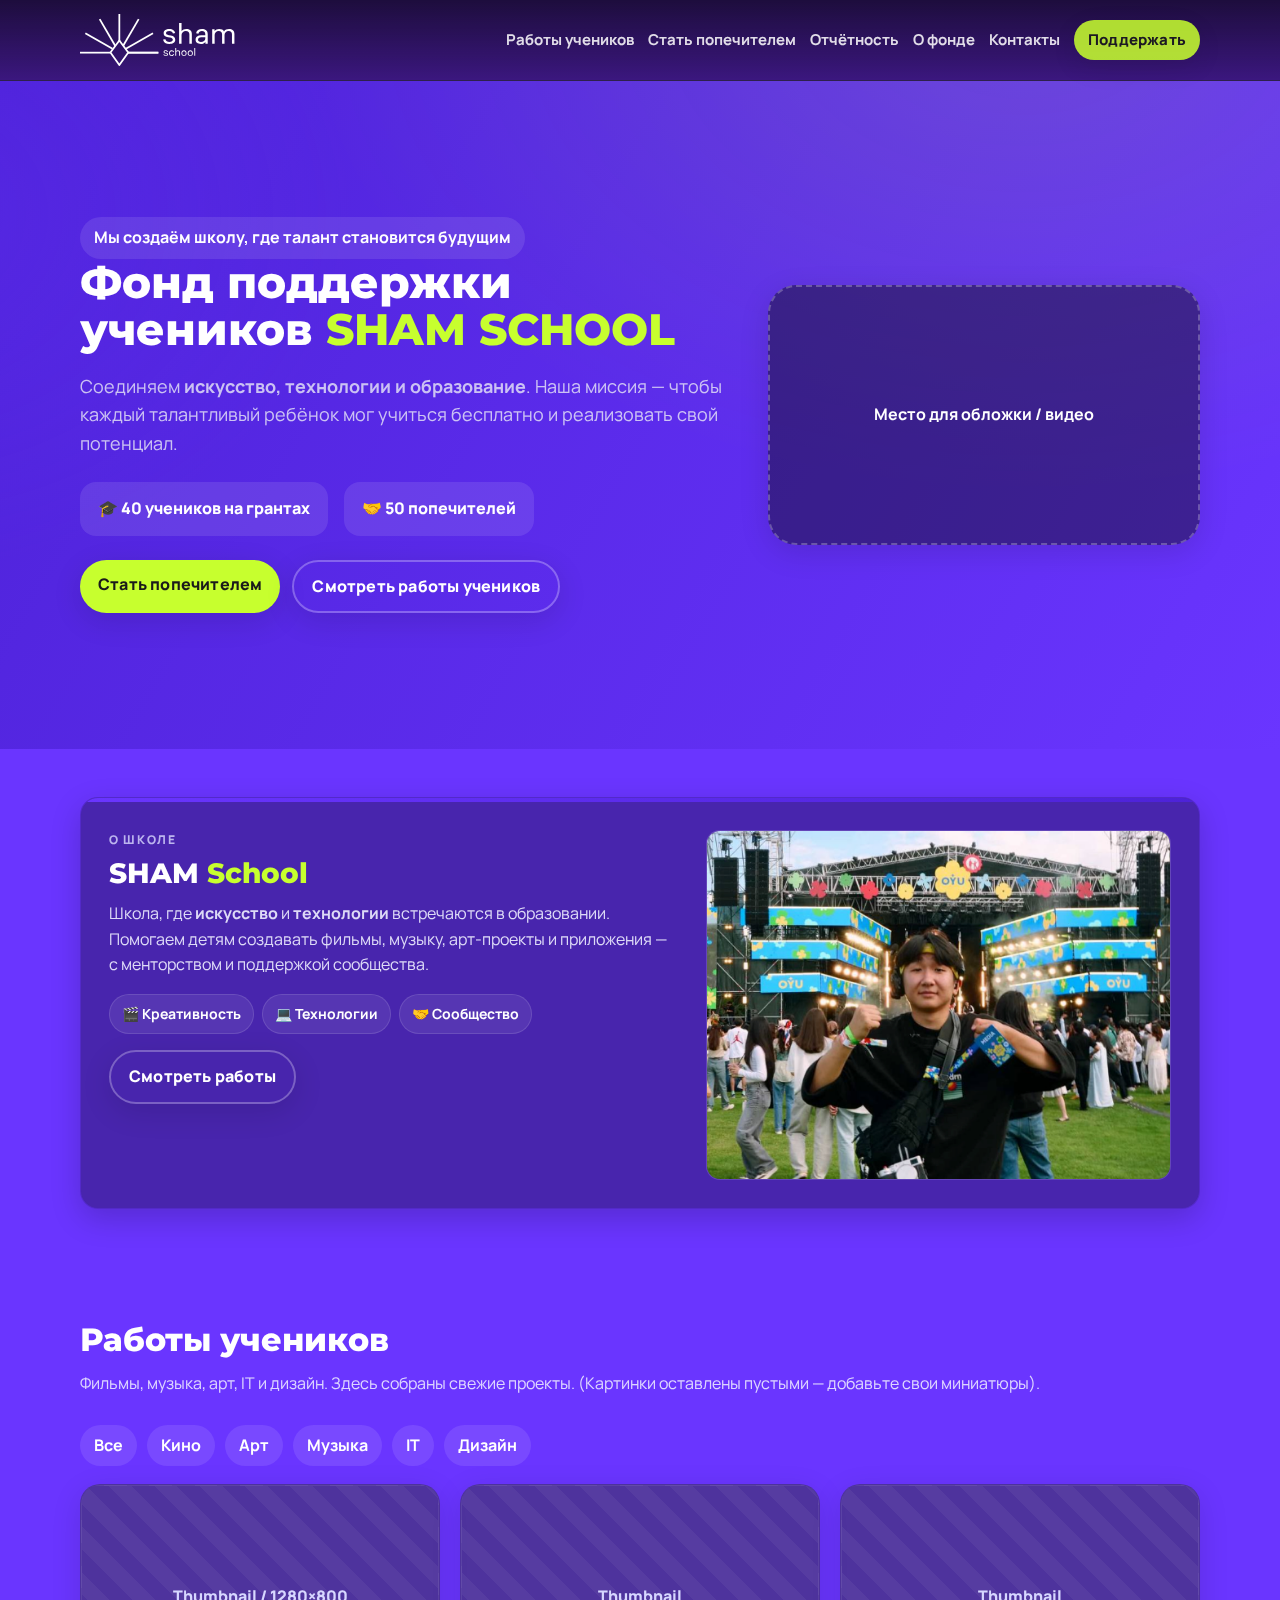
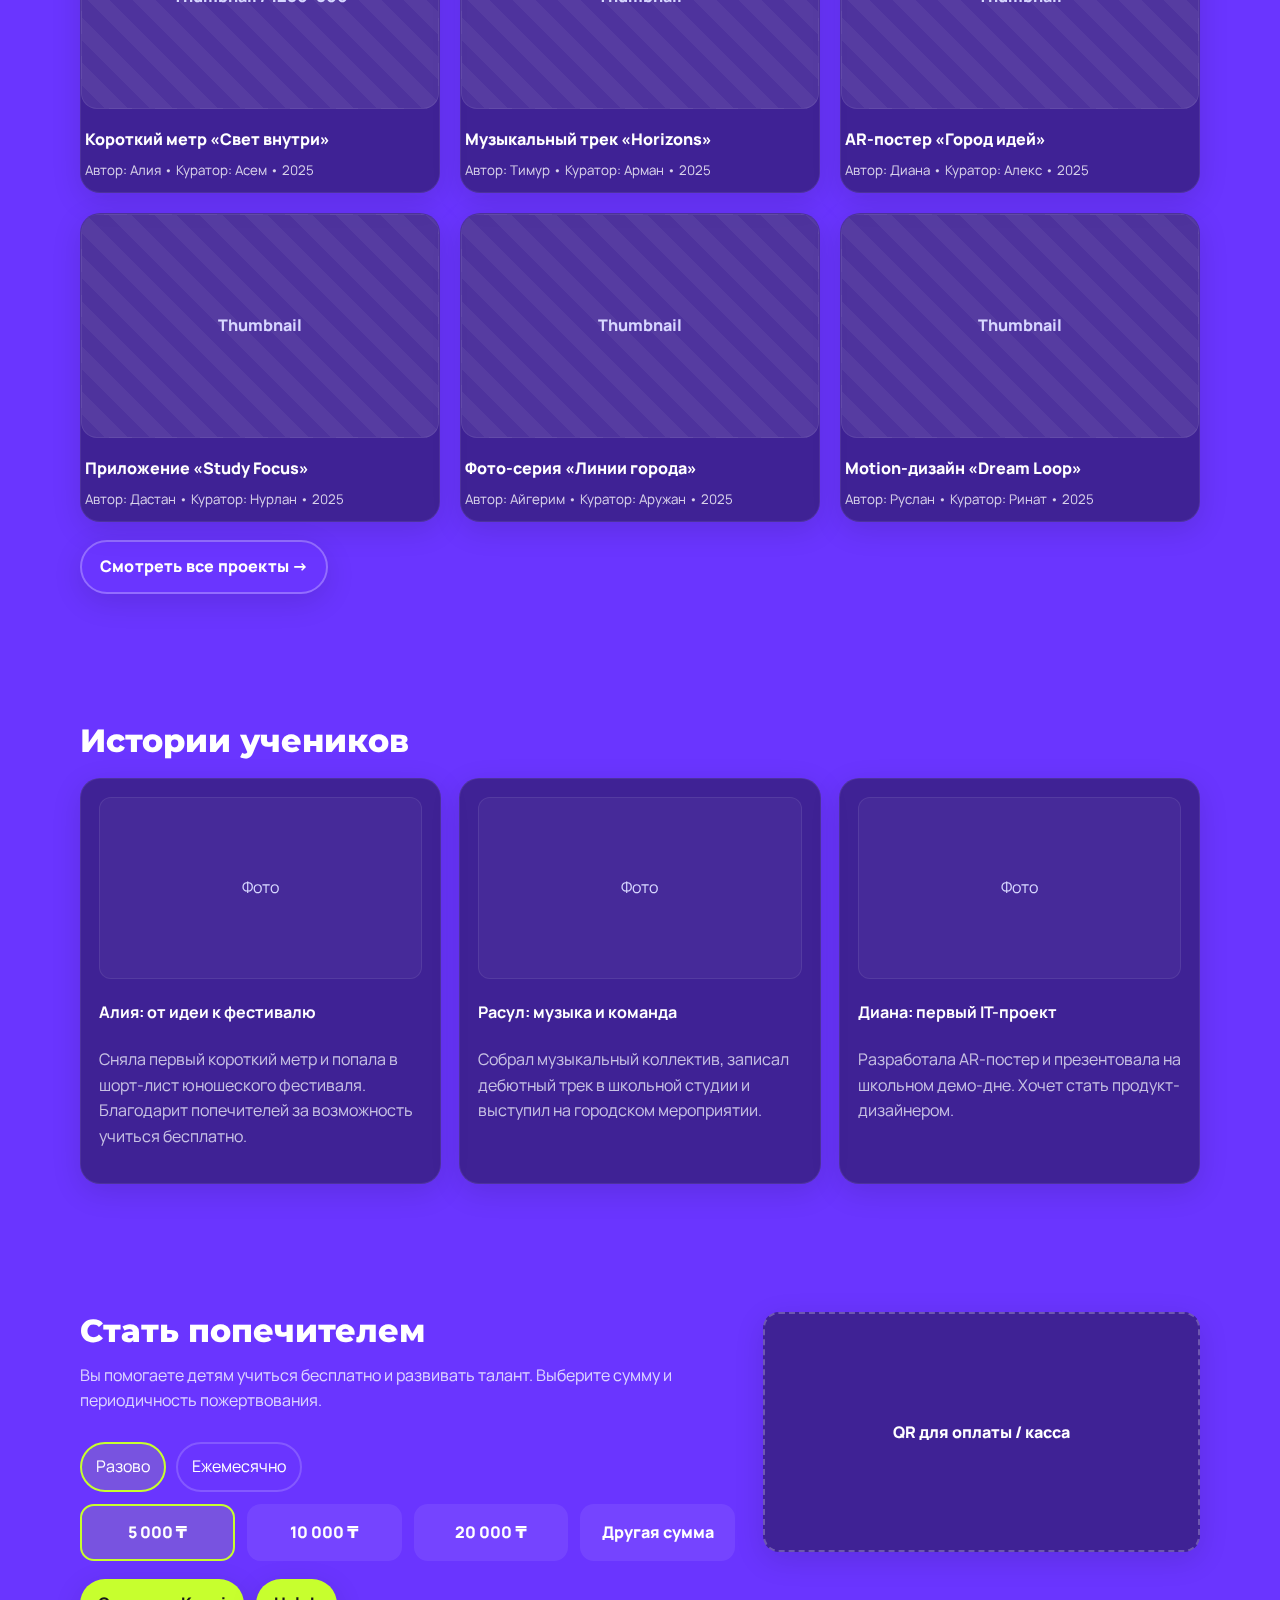
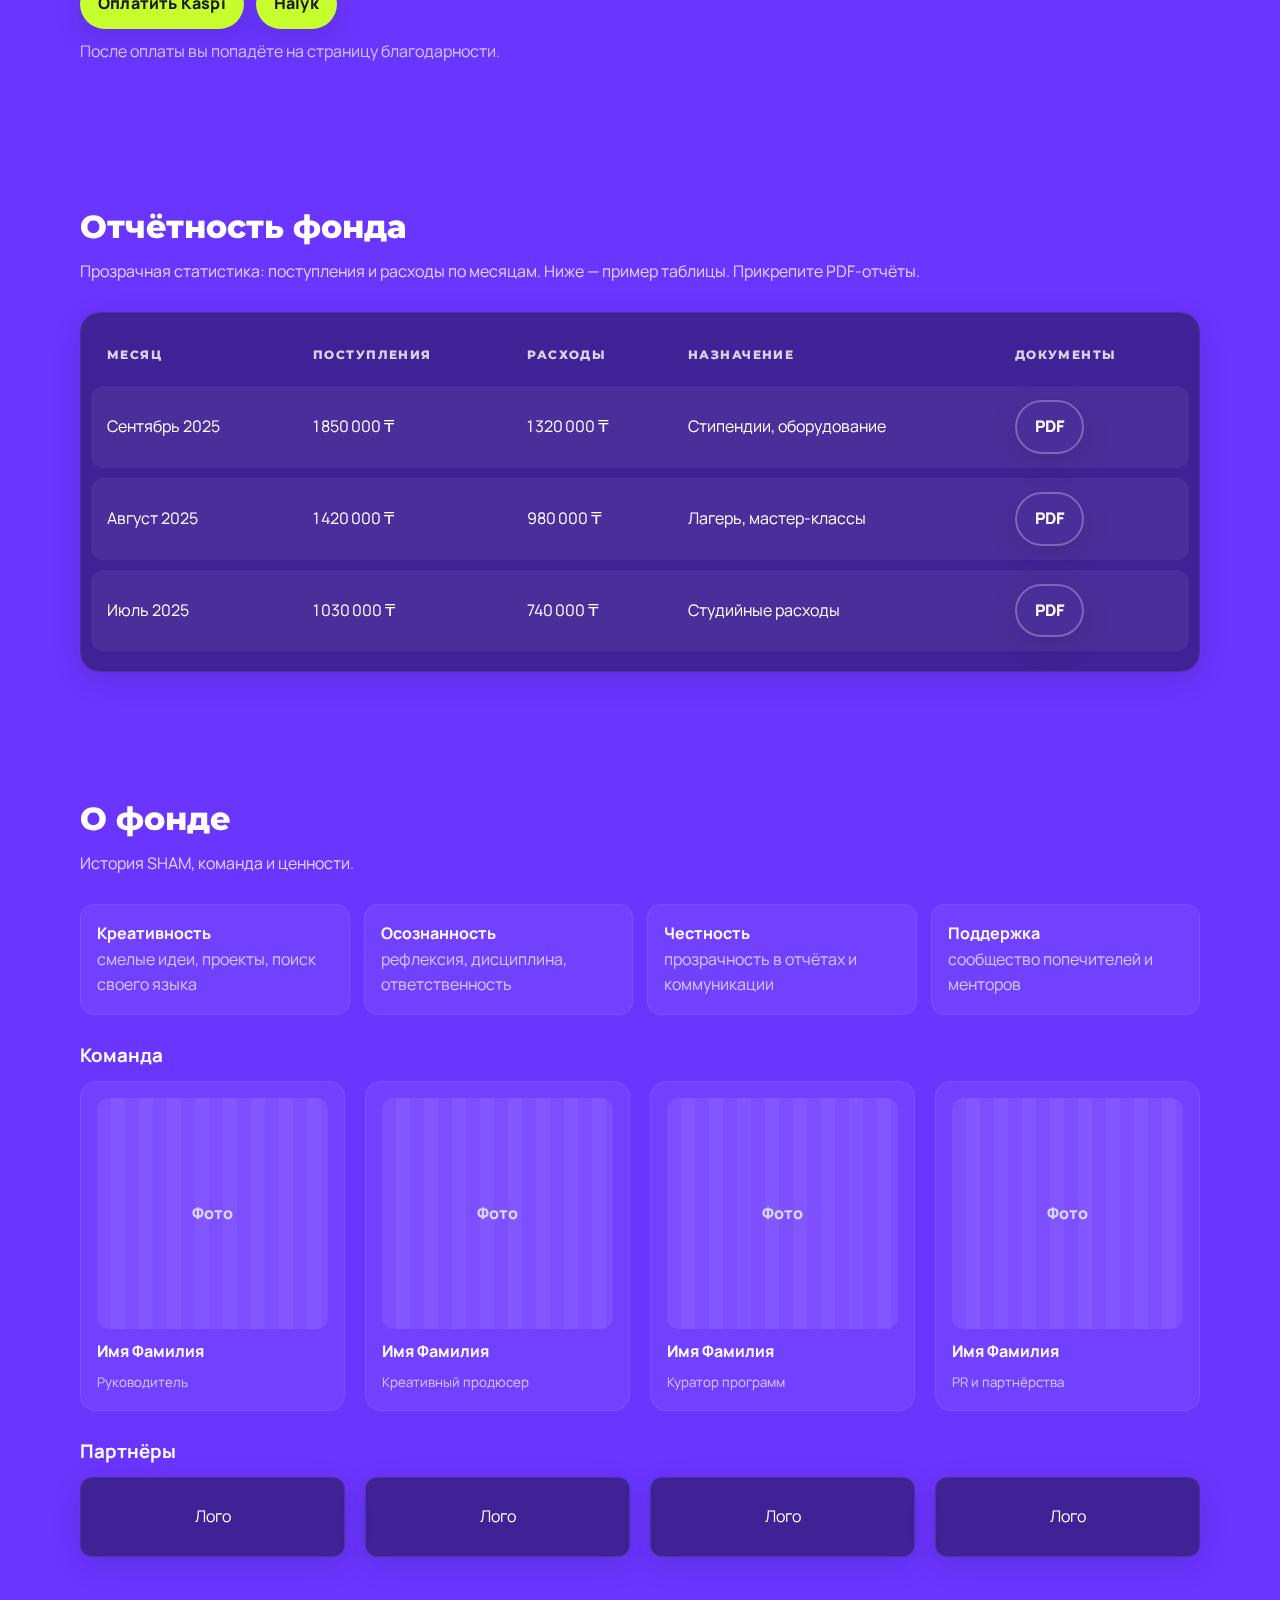
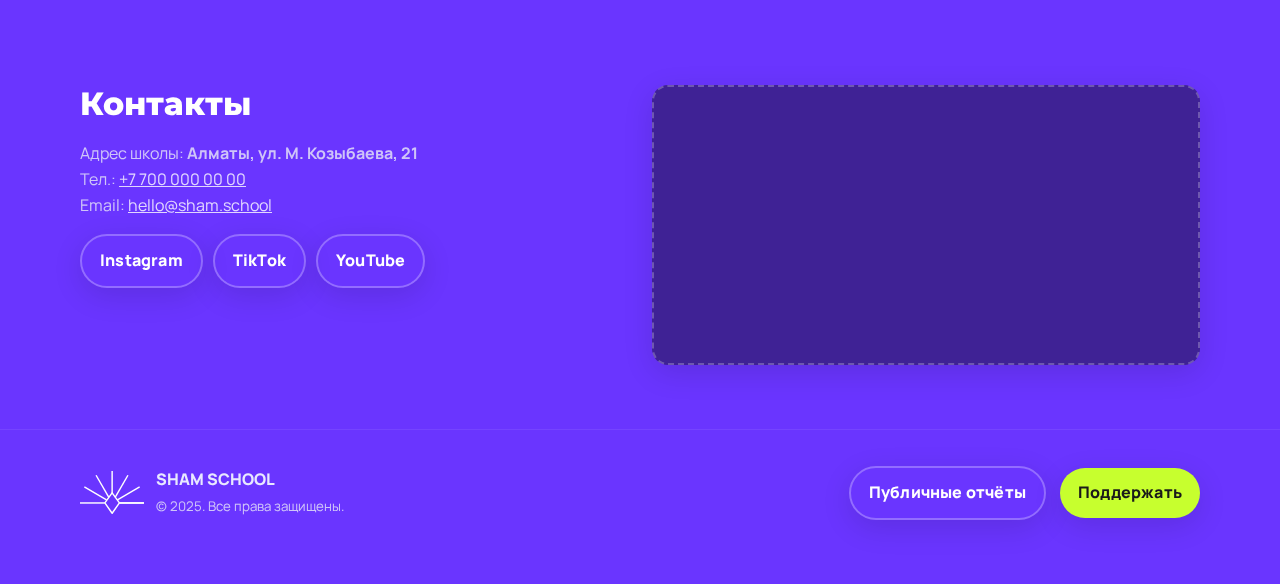
<file: index.html>
<!DOCTYPE html>
<html lang="ru">
  <head>
    <meta charset="utf-8" />
    <meta name="viewport" content="width=device-width, initial-scale=1" />
    <title>SHAM SCHOOL — Фонд поддержки учеников</title>
    <meta
      name="description"
      content="Официальная страница фонда поддержки учеников творческой школы SHAM SCHOOL: миссия, работы учеников, как стать попечителем, отчёты и контакты."
    />
    <link rel="preconnect" href="https://fonts.googleapis.com" />
    <link rel="preconnect" href="https://fonts.gstatic.com" crossorigin />
    <link
      href="https://fonts.googleapis.com/css2?family=Manrope:wght@300;400;600;700;800&family=Montserrat:wght@400;600;700;800&display=swap"
      rel="stylesheet"
    />
    <style>
      :root {
        /* фиолет + лайм */
        --purple: #6a35ff;
        --purple-800: #4d22d8;
        --purple-900: #3a18aa;
        --lime: #c7ff2e;
        --ink: #0b0b13;
        --muted: #8b8da8;
        --paper: #ffffff;
        --card: #11111a;

        /* градиент без оранжевого */
        --grad-a: #6a35ff;
        --grad-b: #4d22d8;
        --grad-c: #3a18aa;

        --radius-xl: 20px;
        --radius-lg: 14px;
        --radius-md: 10px;
        --shadow-1: 0 8px 30px rgba(0, 0, 0, 0.12);
        --shadow-2: 0 20px 60px rgba(0, 0, 0, 0.22);
        --maxw: 1160px;
      }

      * {
        box-sizing: border-box;
      }
      html,
      body {
        height: 100%;
      }
      body {
        margin: 0;
        font-family: "Manrope", system-ui, -apple-system, Segoe UI, Roboto,
          Helvetica, Arial, "Apple Color Emoji", "Segoe UI Emoji";
        color: var(--paper);
        background: var(--purple);
        line-height: 1.6;
        -webkit-font-smoothing: antialiased;
        -moz-osx-font-smoothing: grayscale;
      }
      .nav {
        display: flex;
        align-items: center;
        justify-content: flex-start; /* вместо space-between */
        gap: 14px;
        height: 80px;
      }
      .nav nav {
        margin-left: auto;
      }

      /* мобильный режим */
      @media (max-width: 950px) {
        nav {
          display: none;
        } /* прячем весь nav */
        .menu-toggle {
          display: block;
          margin-left: auto; /* прижимаем кнопку вправо */
        }
      }

      .navigation-menu {
        display: flex;
        align-items: center;
      }
      @media (max-width: 950px) {
        .navigation-menu {
          display: none;
        }
      }
      .container {
        max-width: var(--maxw);
        margin-inline: auto;
        padding-inline: 20px;
      }
      .grid {
        display: grid;
        gap: 20px;
      }
      .btn {
        display: inline-block;
        background: var(--lime);
        color: #1a1a1a;
        padding: 12px 18px;
        border-radius: 999px;
        font-weight: 800;
        letter-spacing: 0.2px;
        text-decoration: none;
        box-shadow: var(--shadow-1);
        transition: transform 0.15s ease, filter 0.15s ease;
      }
      .btn:hover {
        transform: translateY(-2px);
        filter: brightness(0.95);
      }
      .btn.ghost {
        background: transparent;
        color: var(--paper);
        border: 2px solid rgba(255, 255, 255, 0.28);
      }
      .pill {
        display: inline-flex;
        align-items: center;
        gap: 10px;
        padding: 8px 14px;
        border-radius: 999px;
        background: rgba(255, 255, 255, 0.1);
        font-weight: 700;
      }
      .muted {
        color: #e9e9f7;
        opacity: 0.8;
      }
      .card {
        background: rgba(10, 10, 20, 0.45);
        border: 1px solid rgba(255, 255, 255, 0.08);
        border-radius: var(--radius-xl);
        box-shadow: var(--shadow-1);
      }

      /* ---------- Header (ужатая версия) ---------- */
      header {
        position: sticky;
        top: 0;
        z-index: 50;
        backdrop-filter: saturate(140%) blur(6px);
        background: linear-gradient(
          180deg,
          rgba(20, 10, 40, 0.9),
          rgba(20, 10, 40, 0.6)
        );
        border-bottom: 1px solid rgba(255, 255, 255, 0.08);
      }
      .brand {
        display: flex;
        align-items: center;
        gap: 10px;
        text-decoration: none;
        color: var(--paper);
        white-space: nowrap;
      }
      .brand-logo {
        width: 32px;
        height: 32px;
        border-radius: 8px;
        background: linear-gradient(135deg, var(--grad-a), var(--grad-b));
        display: grid;
        place-items: center;
        box-shadow: 0 4px 16px rgba(77, 34, 216, 0.45);
      }
      .brand-mark {
        width: 16px;
        height: 16px;
        border: 2px solid #fff;
        border-radius: 3px;
        transform: rotate(45deg);
        position: relative;
      }
      .brand-mark:before {
        content: "";
        position: absolute;
        inset: -9px;
        border-top: 2px solid #fff;
        transform: rotate(-45deg);
      }
      .brand-name {
        font: 800 16px/1.1 "Montserrat", sans-serif;
        letter-spacing: 0.4px;
      }

      nav ul {
        display: flex;
        flex-wrap: wrap;
        gap: 14px;
        list-style: none;
        padding: 0;
        margin: 0;
      }
      nav a {
        color: var(--paper);
        text-decoration: none;
        font-weight: 700;
        opacity: 0.86;
        font-size: 15px;
      }
      nav a:hover {
        opacity: 1;
      }
      /* компактная кнопка только в хедере */
      .nav .btn {
        padding: 8px 14px;
      }

      /* Mobile menu */
      .menu-toggle {
        display: none;
      }
      @media (max-width: 950px) {
        nav ul {
          display: none;
        }
        .menu-toggle {
          display: block;
        }
        .drawer {
          position: fixed;
          inset: 60px 0 0 auto;
          width: 100%;
          background: rgba(12, 10, 25, 0.98);
          padding: 20px;
          border-top: 1px solid rgba(255, 255, 255, 0.08);
          display: none;
        }
        .drawer a {
          display: block;
          padding: 14px 6px;
          border-bottom: 1px solid rgba(255, 255, 255, 0.08);
        }
        input#menu:checked + label + .drawer {
          display: block;
        }
      }

      /* ---------- Hero ---------- */
      .hero {
        position: relative;
        overflow: hidden;
      }
      .hero .bg {
        position: absolute;
        inset: 0;
        z-index: -1;
        /* убрали жёлто-оранжевые вспышки, оставили фиолет + немного лайма */
        background: radial-gradient(
            1200px 800px at 80% -10%,
            rgba(199, 255, 46, 0.12),
            transparent 60%
          ),
          radial-gradient(
            800px 600px at -10% 20%,
            rgba(106, 53, 255, 0.25),
            transparent 60%
          ),
          linear-gradient(120deg, var(--purple-800), var(--purple));
      }
      .hero .container {
        padding-block: 72px;
      }
      .hero-wrap {
        display: grid;
        grid-template-columns: 1.2fr 0.8fr;
        gap: 40px;
        align-items: center;
      }
      .hero h1 {
        font: 800 44px/1.08 "Montserrat", sans-serif;
        margin: 0 0 18px;
      }
      .hero p {
        font-size: 18px;
        margin: 0 0 22px;
      }
      .stats {
        display: flex;
        gap: 16px;
        flex-wrap: wrap;
        margin: 24px 0;
      }
      .stat {
        background: rgba(255, 255, 255, 0.1);
        padding: 14px 18px;
        border-radius: 16px;
        font-weight: 800;
      }
      .phone-mock {
        min-height: 260px;
        border-radius: 28px;
        border: 2px dashed rgba(255, 255, 255, 0.25);
        display: grid;
        place-items: center;
        color: #fff;
        font-weight: 700;
      }

      @media (max-width: 920px) {
        .hero .container {
          padding-block: 56px;
        }
        .hero-wrap {
          grid-template-columns: 1fr;
        }
        .hero h1 {
          font-size: 36px;
        }
      }

      .about {
        position: relative;
        padding-block: 48px; /* умеренно, не как hero */
      }

      .about-card {
        background: rgba(10, 10, 20, 0.35);
        border: 1px solid rgba(106, 53, 255, 0.35);
        border-radius: 18px;
        box-shadow: 0 10px 30px rgba(0, 0, 0, 0.18);
        overflow: hidden;
      }

      /* тонкий акцент сверху карточки */
      .about-card::before {
        content: "";
        display: block;
        height: 4px;
        background: linear-gradient(90deg, var(--grad-a), var(--grad-b));
      }

      .about-wrap {
        display: grid;
        grid-template-columns: 1.1fr 0.9fr;
        gap: 28px;
        padding: 28px;
      }

      .eyebrow {
        font-weight: 800;
        font-size: 12px;
        letter-spacing: 0.14em;
        text-transform: uppercase;
        color: #d9d9ff;
        opacity: 0.8;
        margin-bottom: 8px;
      }

      .about-title {
        font: 800 28px/1.2 "Montserrat", sans-serif;
        margin: 0 0 10px;
      }
      .about-title span {
        color: var(--lime);
      }

      .about-subtitle {
        margin: 0 0 16px;
        color: #eef;
        opacity: 0.9;
        font-size: 16px;
        max-width: 560px;
      }

      /* бейджи вместо длинного списка */
      .about-badges {
        display: flex;
        flex-wrap: wrap;
        gap: 8px;
        list-style: none;
        padding: 0;
        margin: 0 0 16px;
      }
      .about-badges li {
        padding: 8px 12px;
        border-radius: 999px;
        background: rgba(255, 255, 255, 0.08);
        border: 1px solid rgba(255, 255, 255, 0.12);
        font-weight: 700;
        font-size: 14px;
        color: #fff;
      }

      .about-media .photo {
        border-radius: 14px;
        overflow: hidden;
        border: 1px solid rgba(255, 255, 255, 0.12);
        background: rgba(255, 255, 255, 0.04);
      }
      .about-media img {
        width: 100%;
        height: 100%;
        aspect-ratio: 4/3;
        object-fit: cover;
        display: block;
      }

      /* адаптив */
      @media (max-width: 920px) {
        .about-wrap {
          grid-template-columns: 1fr;
          padding: 22px;
          gap: 20px;
        }
        .about {
          padding-block: 40px;
        }
        .about-title {
          font-size: 24px;
        }
        .about-subtitle {
          font-size: 15px;
        }
      }

      /* ---------- Sections ---------- */
      section {
        padding-block: 64px;
      }
      section .title {
        font: 800 32px/1.2 "Montserrat", sans-serif;
        margin: 0 0 18px;
      }
      .subtitle {
        color: #f2f2ff;
        opacity: 0.85;
        margin: -6px 0 28px;
      }

      /* ---------- Works ---------- */
      .filters {
        display: flex;
        gap: 10px;
        flex-wrap: wrap;
        margin-bottom: 18px;
      }
      .filters .pill {
        cursor: pointer;
      }
      .works.grid {
        grid-template-columns: repeat(3, 1fr);
      }
      .work {
        position: relative;
        overflow: hidden;
      }
      .work .thumb {
        aspect-ratio: 16/10;
        background: repeating-linear-gradient(
          45deg,
          rgba(255, 255, 255, 0.08) 0 16px,
          rgba(255, 255, 255, 0.12) 16px 32px
        );
        border-radius: 16px;
        display: grid;
        place-items: center;
        color: #d7d7ff;
        font-weight: 800;
        border: 1px solid rgba(255, 255, 255, 0.08);
      }
      .work .meta {
        padding: 10px 4px;
      }
      .work h4 {
        margin: 8px 0 4px;
        font-weight: 800;
      }
      .work small {
        opacity: 0.8;
      }
      @media (max-width: 1024px) {
        .works.grid {
          grid-template-columns: repeat(2, 1fr);
        }
      }
      @media (max-width: 640px) {
        .works.grid {
          grid-template-columns: 1fr;
        }
      }

      /* ---------- Patron ---------- */
      .donate-grid {
        display: grid;
        grid-template-columns: 1.2fr 0.8fr;
        gap: 28px;
      }
      .amounts {
        display: grid;
        grid-template-columns: repeat(4, 1fr);
        gap: 12px;
      }
      .amounts label {
        background: rgba(255, 255, 255, 0.08);
        border: 2px solid transparent;
        padding: 14px;
        border-radius: 14px;
        text-align: center;
        font-weight: 800;
        cursor: pointer;
      }
      .amounts input {
        display: none;
      }
      .amounts input:checked + label {
        border-color: var(--lime);
        background: rgba(199, 255, 46, 0.15);
      }
      .amounts {
        display: grid;
        grid-template-columns: repeat(4, 1fr);
        gap: 12px;
      }

      @media (max-width: 720px) {
        .amounts {
          grid-template-columns: repeat(2, 1fr); /* 2 в ряд */
        }
      }

      @media (max-width: 420px) {
        .amounts {
          grid-template-columns: 1fr; /* по одной кнопке */
        }
        .amounts label {
          font-size: 15px;
          padding: 12px;
        }
      }

      .period {
        display: flex;
        gap: 10px;
        margin: 12px 0 6px;
      }
      .period label {
        padding: 10px 14px;
        border-radius: 999px;
        border: 2px solid rgba(255, 255, 255, 0.18);
        cursor: pointer;
      }
      .period input {
        display: none;
      }
      .period input:checked + label {
        border-color: var(--lime);
        background: rgba(199, 255, 46, 0.15);
      }
      .qr {
        min-height: 240px;
        border-radius: 16px;
        border: 2px dashed rgba(255, 255, 255, 0.25);
        display: grid;
        place-items: center;
        font-weight: 800;
      }
      @media (max-width: 920px) {
        .donate-grid {
          grid-template-columns: 1fr;
        }
      }

      /* ---------- Reports ---------- */
      .table-wrap {
        overflow: auto;
      }
      table {
        width: 100%;
        border-collapse: separate;
        border-spacing: 0 10px;
      }
      th,
      td {
        padding: 14px 16px;
        text-align: left;
      }
      thead th {
        font: 800 12px "Montserrat", sans-serif;
        letter-spacing: 0.12em;
        text-transform: uppercase;
        opacity: 0.8;
      }
      tbody tr {
        background: rgba(255, 255, 255, 0.06);
      }
      tbody tr td:first-child {
        border-top-left-radius: 12px;
        border-bottom-left-radius: 12px;
      }
      tbody tr td:last-child {
        border-top-right-radius: 12px;
        border-bottom-right-radius: 12px;
      }

      /* ---------- About ---------- */
      .values {
        display: grid;
        grid-template-columns: repeat(4, 1fr);
        gap: 14px;
      }
      .value {
        padding: 16px;
        background: rgba(255, 255, 255, 0.06);
        border: 1px solid rgba(255, 255, 255, 0.08);
        border-radius: 14px;
      }
      .team.grid {
        grid-template-columns: repeat(4, 1fr);
      }
      .person {
        padding: 16px;
        background: rgba(255, 255, 255, 0.06);
        border: 1px solid rgba(255, 255, 255, 0.08);
        border-radius: 16px;
      }
      .avatar {
        aspect-ratio: 1/1;
        border-radius: 12px;
        background: repeating-linear-gradient(
          90deg,
          rgba(255, 255, 255, 0.08) 0 14px,
          rgba(255, 255, 255, 0.12) 14px 28px
        );
        display: grid;
        place-items: center;
        font-weight: 800;
        color: #d7d7ff;
      }
      .person h4 {
        margin: 10px 0 4px;
      }
      @media (max-width: 1024px) {
        .values {
          grid-template-columns: repeat(2, 1fr);
        }
        .team.grid {
          grid-template-columns: repeat(2, 1fr);
        }
      }
      @media (max-width: 560px) {
        .values {
          grid-template-columns: 1fr;
        }
        .team.grid {
          grid-template-columns: 1fr;
        }
      }

      /* ---------- Contacts ---------- */
      .contacts {
        display: grid;
        grid-template-columns: 1fr 1fr;
        gap: 24px;
      }
      .map {
        min-height: 280px;
        border-radius: 16px;
        border: 2px dashed rgba(255, 255, 255, 0.25);
        display: grid;
        place-items: center;
        font-weight: 800;
      }
      @media (max-width: 920px) {
        .contacts {
          grid-template-columns: 1fr;
        }
      }

      /* ---------- Footer ---------- */
      footer {
        padding: 36px 0 64px;
        border-top: 1px solid rgba(255, 255, 255, 0.08);
        color: #e8e8ff;
      }
      .foot {
        display: flex;
        gap: 24px;
        align-items: center;
        justify-content: space-between;
        flex-wrap: wrap;
      }

      /* ---------- Фиолетовая тема для блока «О школе» ---------- */
      .theme-gradient {
        background: linear-gradient(120deg, var(--grad-a), var(--grad-b));
        color: #fff;
      }
      .theme-gradient .btn {
        background: #fff;
        color: var(--purple);
      }
      .theme-gradient .btn.ghost {
        border-color: #fff;
        color: #fff;
      }

      /* Истории учеников */
      .stories-grid {
        display: grid;
        gap: 18px;
        grid-template-columns: repeat(3, 1fr);
      }

      .story-card {
        padding: 18px;
      }

      .story-thumb {
        margin-bottom: 12px;
        border-radius: 12px;
        aspect-ratio: 16 / 9;
        display: grid;
        place-items: center;
        color: #d7d7ff;
        border: 1px solid rgba(255, 255, 255, 0.08);
        background: rgba(255, 255, 255, 0.04);
      }

      /* брейкпоинты: планшет и мобильный */
      @media (max-width: 1024px) {
        .stories-grid {
          grid-template-columns: repeat(2, 1fr);
        }
      }
      @media (max-width: 640px) {
        .stories-grid {
          grid-template-columns: 1fr;
        }
      }
    </style>
  </head>
  <body>
    <!-- Header -->
    <header>
      <div class="container nav">
        <a href="#top" class="brand" aria-label="SHAM SCHOOL">
          <!-- <span class="brand-logo"
            ><span class="brand-mark" aria-hidden="true"></span
          ></span>
          <span class="brand-name">SHAM SCHOOL</span> -->
          <img width="160px" src="/sham_logo.svg" />
        </a>
        <!-- <input id="menu" type="checkbox" class="menu-toggle" hidden /> -->
        <label
          for="menu"
          class="menu-toggle btn ghost"
          style="padding: 6px 12px"
          >Меню</label
        >
        <nav>
          <ul class="navigation-menu">
            <li><a href="#works">Работы учеников</a></li>
            <li><a href="#patron">Стать попечителем</a></li>
            <li><a href="#reports">Отчётность</a></li>
            <li><a href="#about">О фонде</a></li>
            <li><a href="#contacts">Контакты</a></li>
            <li><a class="btn" href="#patron">Поддержать</a></li>
          </ul>
        </nav>
      </div>
    </header>

    <!-- Hero -->
    <section class="hero" id="top" aria-label="Вступление">
      <div class="bg" aria-hidden="true"></div>
      <div class="container hero-wrap">
        <div>
          <div class="pill">
            Мы создаём школу, где талант становится будущим
          </div>
          <h1>
            Фонд поддержки учеников
            <span style="color: var(--lime)">SHAM SCHOOL</span>
          </h1>
          <p class="muted">
            Соединяем <b>искусство, технологии и образование</b>. Наша миссия —
            чтобы каждый талантливый ребёнок мог учиться бесплатно и реализовать
            свой потенциал.
          </p>
          <div class="stats">
            <div class="stat">🎓 <b>40</b> учеников на грантах</div>
            <div class="stat">🤝 <b>50</b> попечителей</div>
          </div>
          <div style="display: flex; gap: 12px; flex-wrap: wrap">
            <a class="btn" href="#patron">Стать попечителем</a>
            <a class="btn ghost" href="#works">Смотреть работы учеников</a>
          </div>
        </div>
        <div><div class="phone-mock card">Место для обложки / видео</div></div>
      </div>
    </section>

    <section class="about" id="about">
      <div class="container">
        <div class="about-card">
          <div class="about-wrap">
            <div class="about-text">
              <div class="eyebrow">О школе</div>
              <h2 class="about-title">SHAM <span>School</span></h2>
              <p class="about-subtitle">
                Школа, где <b>искусство</b> и <b>технологии</b> встречаются в
                образовании. Помогаем детям создавать фильмы, музыку,
                арт-проекты и приложения — с менторством и поддержкой
                сообщества.
              </p>

              <ul class="about-badges">
                <li>🎬 Креативность</li>
                <li>💻 Технологии</li>
                <li>🤝 Сообщество</li>
              </ul>

              <a href="#works" class="btn ghost">Смотреть работы</a>
            </div>

            <div class="about-media">
              <div class="photo">
                <!-- поставь своё изображение -->
                <img src="/raiym.png" alt="Ученики SHAM SCHOOL за проектом" />
              </div>
            </div>
          </div>
        </div>
      </div>
    </section>

    <!-- Works -->
    <section id="works" aria-labelledby="works-title">
      <div class="container">
        <h2 class="title" id="works-title">Работы учеников</h2>
        <p class="subtitle">
          Фильмы, музыка, арт, IT и дизайн. Здесь собраны свежие проекты.
          (Картинки оставлены пустыми — добавьте свои миниатюры).
        </p>

        <div class="filters">
          <span class="pill">Все</span>
          <span class="pill">Кино</span>
          <span class="pill">Арт</span>
          <span class="pill">Музыка</span>
          <span class="pill">IT</span>
          <span class="pill">Дизайн</span>
        </div>

        <div class="works grid">
          <!-- 6 карточек-примеров -->
          <article class="work card">
            <div class="thumb">Thumbnail / 1280×800</div>
            <div class="meta">
              <h4>Короткий метр «Свет внутри»</h4>
              <small>Автор: Алия • Куратор: Асем • 2025</small>
            </div>
          </article>
          <article class="work card">
            <div class="thumb">Thumbnail</div>
            <div class="meta">
              <h4>Музыкальный трек «Horizons»</h4>
              <small>Автор: Тимур • Куратор: Арман • 2025</small>
            </div>
          </article>
          <article class="work card">
            <div class="thumb">Thumbnail</div>
            <div class="meta">
              <h4>AR‑постер «Город идей»</h4>
              <small>Автор: Диана • Куратор: Алекс • 2025</small>
            </div>
          </article>
          <article class="work card">
            <div class="thumb">Thumbnail</div>
            <div class="meta">
              <h4>Приложение «Study Focus»</h4>
              <small>Автор: Дастан • Куратор: Нурлан • 2025</small>
            </div>
          </article>
          <article class="work card">
            <div class="thumb">Thumbnail</div>
            <div class="meta">
              <h4>Фото‑серия «Линии города»</h4>
              <small>Автор: Айгерим • Куратор: Аружан • 2025</small>
            </div>
          </article>
          <article class="work card">
            <div class="thumb">Thumbnail</div>
            <div class="meta">
              <h4>Motion‑дизайн «Dream Loop»</h4>
              <small>Автор: Руслан • Куратор: Ринат • 2025</small>
            </div>
          </article>
        </div>

        <div style="margin-top: 18px">
          <a class="btn ghost" href="#">Смотреть все проекты →</a>
        </div>
      </div>
    </section>

    <!-- Stories (мини‑кейсы) -->
    <section>
      <div class="container">
        <h2 class="title">Истории учеников</h2>

        <div class="stories-grid">
          <article class="card story-card">
            <div class="story-thumb">Фото</div>
            <h4>Алия: от идеи к фестивалю</h4>
            <p class="muted">
              Сняла первый короткий метр и попала в шорт-лист юношеского
              фестиваля. Благодарит попечителей за возможность учиться
              бесплатно.
            </p>
          </article>

          <article class="card story-card">
            <div class="story-thumb">Фото</div>
            <h4>Расул: музыка и команда</h4>
            <p class="muted">
              Собрал музыкальный коллектив, записал дебютный трек в школьной
              студии и выступил на городском мероприятии.
            </p>
          </article>

          <article class="card story-card">
            <div class="story-thumb">Фото</div>
            <h4>Диана: первый IT-проект</h4>
            <p class="muted">
              Разработала AR-постер и презентовала на школьном демо-дне. Хочет
              стать продукт-дизайнером.
            </p>
          </article>
        </div>
      </div>
    </section>

    <!-- Patron / Donate -->
    <section id="patron" aria-labelledby="patron-title">
      <div class="container donate-grid">
        <div>
          <h2 class="title" id="patron-title">Стать попечителем</h2>
          <p class="subtitle">
            Вы помогаете детям учиться бесплатно и развивать талант. Выберите
            сумму и периодичность пожертвования.
          </p>

          <div class="period">
            <input type="radio" id="once" name="period" checked />
            <label for="once">Разово</label>
            <input type="radio" id="monthly" name="period" />
            <label for="monthly">Ежемесячно</label>
          </div>

          <div class="amounts" style="margin: 12px 0 18px">
            <input type="radio" id="a5" name="amount" checked />
            <label for="a5">5 000 ₸</label>
            <input type="radio" id="a10" name="amount" />
            <label for="a10">10 000 ₸</label>
            <input type="radio" id="a20" name="amount" />
            <label for="a20">20 000 ₸</label>
            <input type="radio" id="aX" name="amount" />
            <label for="aX">Другая сумма</label>
          </div>

          <div style="display: flex; gap: 12px; flex-wrap: wrap">
            <a class="btn" href="#">Оплатить Kaspi</a>
            <a class="btn" href="#">Halyk</a>
          </div>
          <p class="muted" style="margin-top: 10px">
            После оплаты вы попадёте на страницу благодарности.
          </p>
        </div>
        <aside>
          <div class="qr card">QR для оплаты / касса</div>
        </aside>
      </div>
    </section>

    <!-- Reports -->
    <section id="reports" aria-labelledby="reports-title">
      <div class="container">
        <h2 class="title" id="reports-title">Отчётность фонда</h2>
        <p class="subtitle">
          Прозрачная статистика: поступления и расходы по месяцам. Ниже — пример
          таблицы. Прикрепите PDF‑отчёты.
        </p>

        <div class="table-wrap card" style="padding: 10px">
          <table aria-label="Таблица отчётов">
            <thead>
              <tr>
                <th>Месяц</th>
                <th>Поступления</th>
                <th>Расходы</th>
                <th>Назначение</th>
                <th>Документы</th>
              </tr>
            </thead>
            <tbody>
              <tr>
                <td>Сентябрь 2025</td>
                <td>1 850 000 ₸</td>
                <td>1 320 000 ₸</td>
                <td>Стипендии, оборудование</td>
                <td><a class="btn ghost" href="#">PDF</a></td>
              </tr>
              <tr>
                <td>Август 2025</td>
                <td>1 420 000 ₸</td>
                <td>980 000 ₸</td>
                <td>Лагерь, мастер‑классы</td>
                <td><a class="btn ghost" href="#">PDF</a></td>
              </tr>
              <tr>
                <td>Июль 2025</td>
                <td>1 030 000 ₸</td>
                <td>740 000 ₸</td>
                <td>Студийные расходы</td>
                <td><a class="btn ghost" href="#">PDF</a></td>
              </tr>
            </tbody>
          </table>
        </div>
      </div>
    </section>

    <!-- About -->
    <section id="about" aria-labelledby="about-title">
      <div class="container">
        <h2 class="title" id="about-title">О фонде</h2>
        <p class="subtitle">История SHAM, команда и ценности.</p>

        <div class="values">
          <div class="value">
            <b>Креативность</b><br /><span class="muted"
              >смелые идеи, проекты, поиск своего языка</span
            >
          </div>
          <div class="value">
            <b>Осознанность</b><br /><span class="muted"
              >рефлексия, дисциплина, ответственность</span
            >
          </div>
          <div class="value">
            <b>Честность</b><br /><span class="muted"
              >прозрачность в отчётах и коммуникации</span
            >
          </div>
          <div class="value">
            <b>Поддержка</b><br /><span class="muted"
              >сообщество попечителей и менторов</span
            >
          </div>
        </div>

        <h3 style="margin: 26px 0 10px">Команда</h3>
        <div class="team grid">
          <div class="person">
            <div class="avatar">Фото</div>
            <h4>Имя Фамилия</h4>
            <small class="muted">Руководитель</small>
          </div>
          <div class="person">
            <div class="avatar">Фото</div>
            <h4>Имя Фамилия</h4>
            <small class="muted">Креативный продюсер</small>
          </div>
          <div class="person">
            <div class="avatar">Фото</div>
            <h4>Имя Фамилия</h4>
            <small class="muted">Куратор программ</small>
          </div>
          <div class="person">
            <div class="avatar">Фото</div>
            <h4>Имя Фамилия</h4>
            <small class="muted">PR и партнёрства</small>
          </div>
        </div>

        <h3 style="margin: 26px 0 10px">Партнёры</h3>
        <div class="grid" style="grid-template-columns: repeat(4, 1fr)">
          <div
            class="card"
            style="
              height: 80px;
              border-radius: 12px;
              display: grid;
              place-items: center;
            "
          >
            Лого
          </div>
          <div
            class="card"
            style="
              height: 80px;
              border-radius: 12px;
              display: grid;
              place-items: center;
            "
          >
            Лого
          </div>
          <div
            class="card"
            style="
              height: 80px;
              border-radius: 12px;
              display: grid;
              place-items: center;
            "
          >
            Лого
          </div>
          <div
            class="card"
            style="
              height: 80px;
              border-radius: 12px;
              display: grid;
              place-items: center;
            "
          >
            Лого
          </div>
        </div>
      </div>
    </section>

    <!-- Contacts -->
    <section id="contacts" aria-labelledby="contacts-title">
      <div class="container contacts">
        <div>
          <h2 class="title" id="contacts-title">Контакты</h2>
          <p class="muted">
            Адрес школы: <b>Алматы, ул. М. Козыбаева, 21</b><br />Тел.:
            <a style="color: #fff" href="tel:+77000000000">+7 700 000 00 00</a
            ><br />Email:
            <a style="color: #fff" href="mailto:hello@sham.school"
              >hello@sham.school</a
            >
          </p>
          <div
            style="display: flex; gap: 10px; flex-wrap: wrap; margin-top: 6px"
          >
            <a class="btn ghost" href="#">Instagram</a>
            <a class="btn ghost" href="#">TikTok</a>
            <a class="btn ghost" href="#">YouTube</a>
          </div>
        </div>
        <div class="map card">
          <iframe
            src="https://widgets.2gis.com/widget?type=firm&id=70000001091607667&view=map"
            width="100%"
            height="100%"
            frameborder="0"
            style="border: 0; border-radius: 16px"
            allowfullscreen
          ></iframe>
        </div>
      </div>
    </section>

    <!-- Footer -->
    <footer>
      <div class="container foot">
        <div style="display: flex; align-items: center; gap: 12px">
          <!-- <span class="brand-logo"
            ><span class="brand-mark" aria-hidden="true"></span
          ></span> -->
          <img width="64px" src="./Group 1.svg" alt="" />
          <div>
            <div style="font-weight: 800">SHAM SCHOOL</div>
            <small class="muted">© 2025. Все права защищены.</small>
          </div>
        </div>
        <div style="display: flex; gap: 14px; align-items: center">
          <a class="btn ghost" href="#reports">Публичные отчёты</a>
          <a class="btn" href="#patron">Поддержать</a>
        </div>
      </div>
    </footer>
  </body>
</html>
</file>
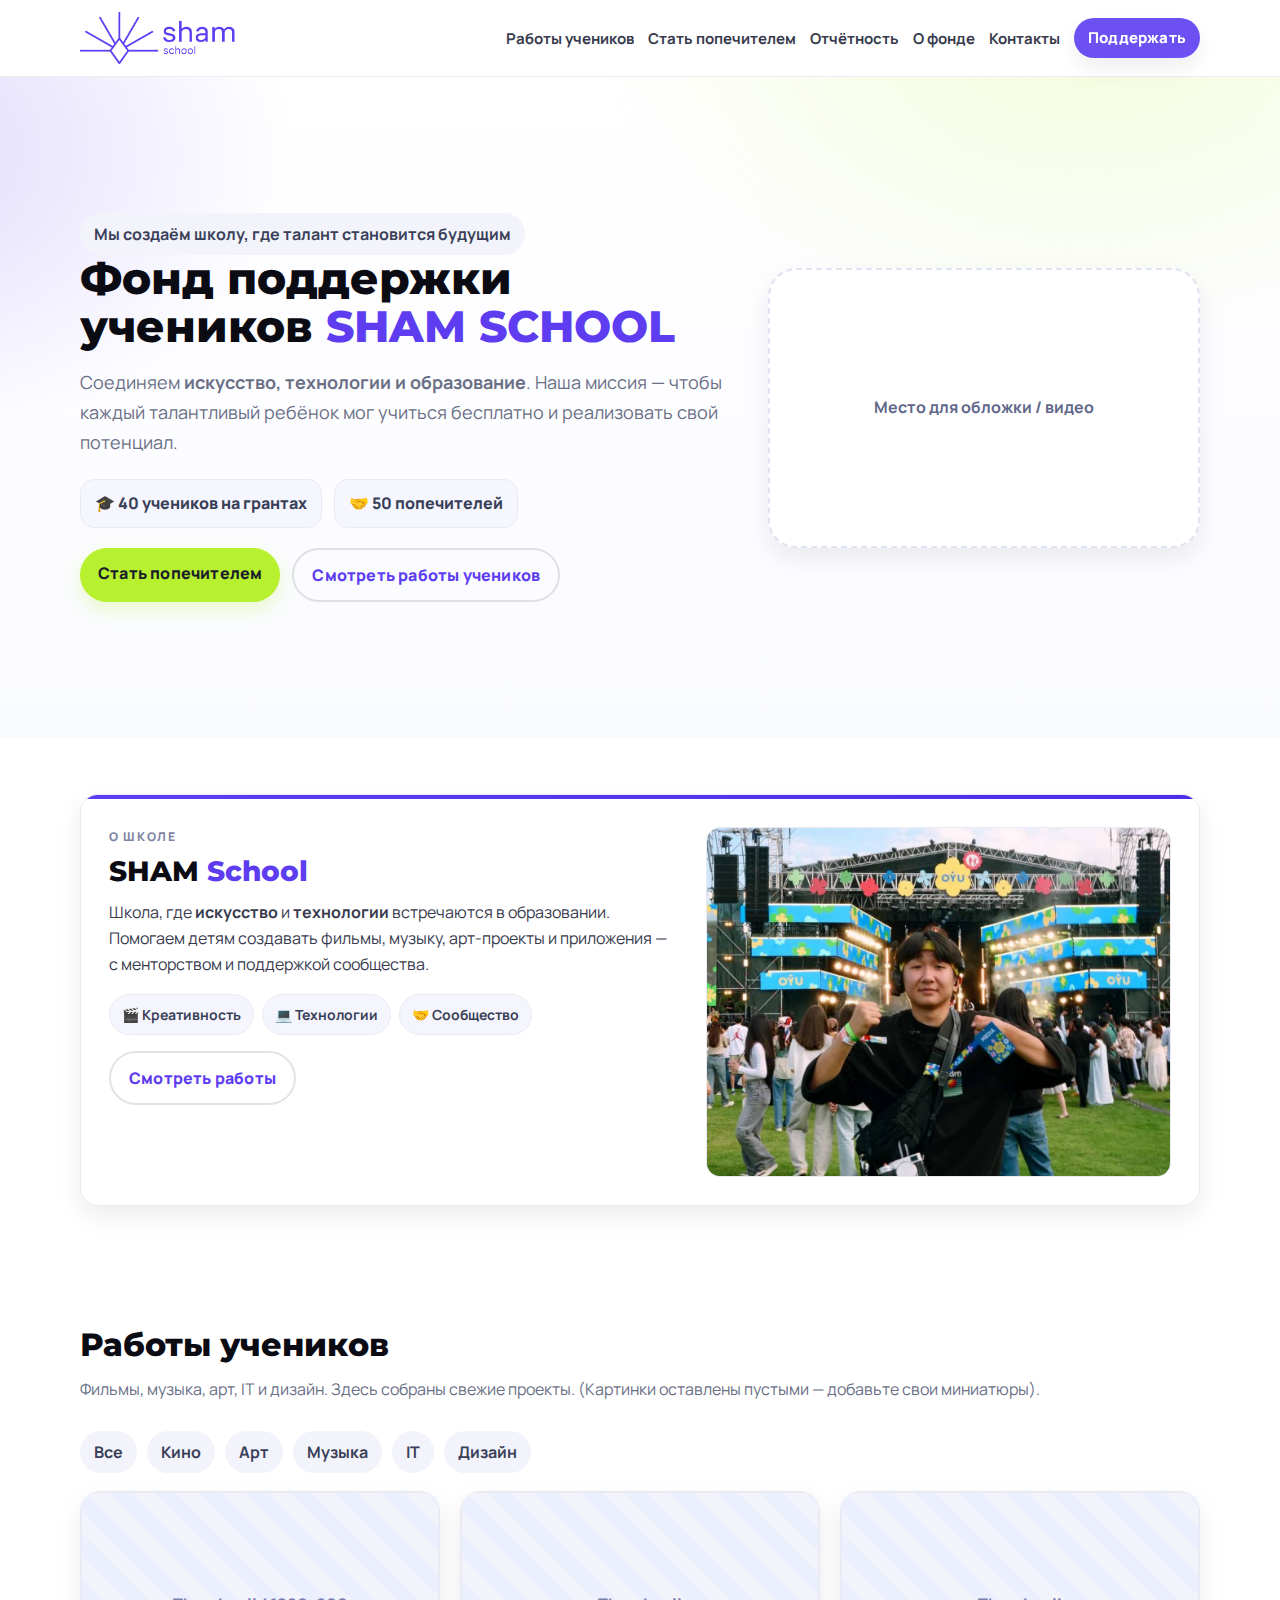
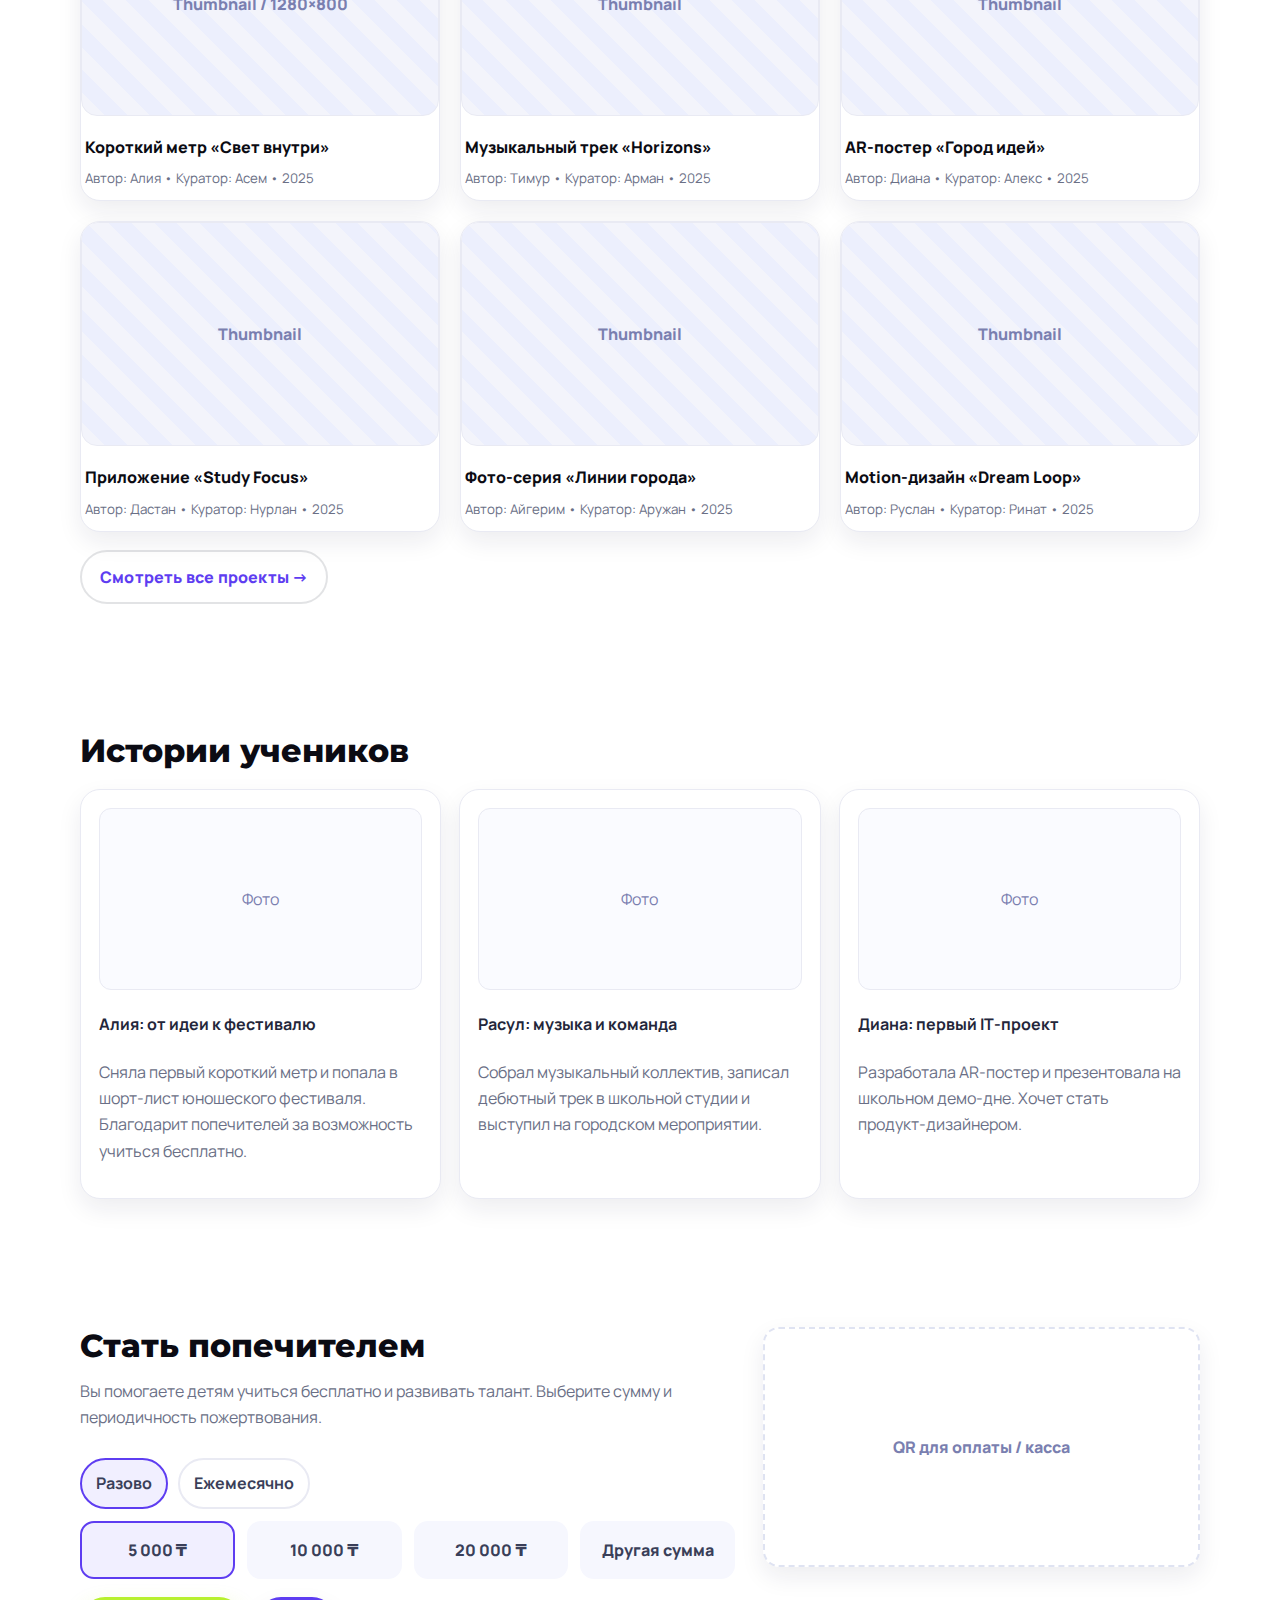
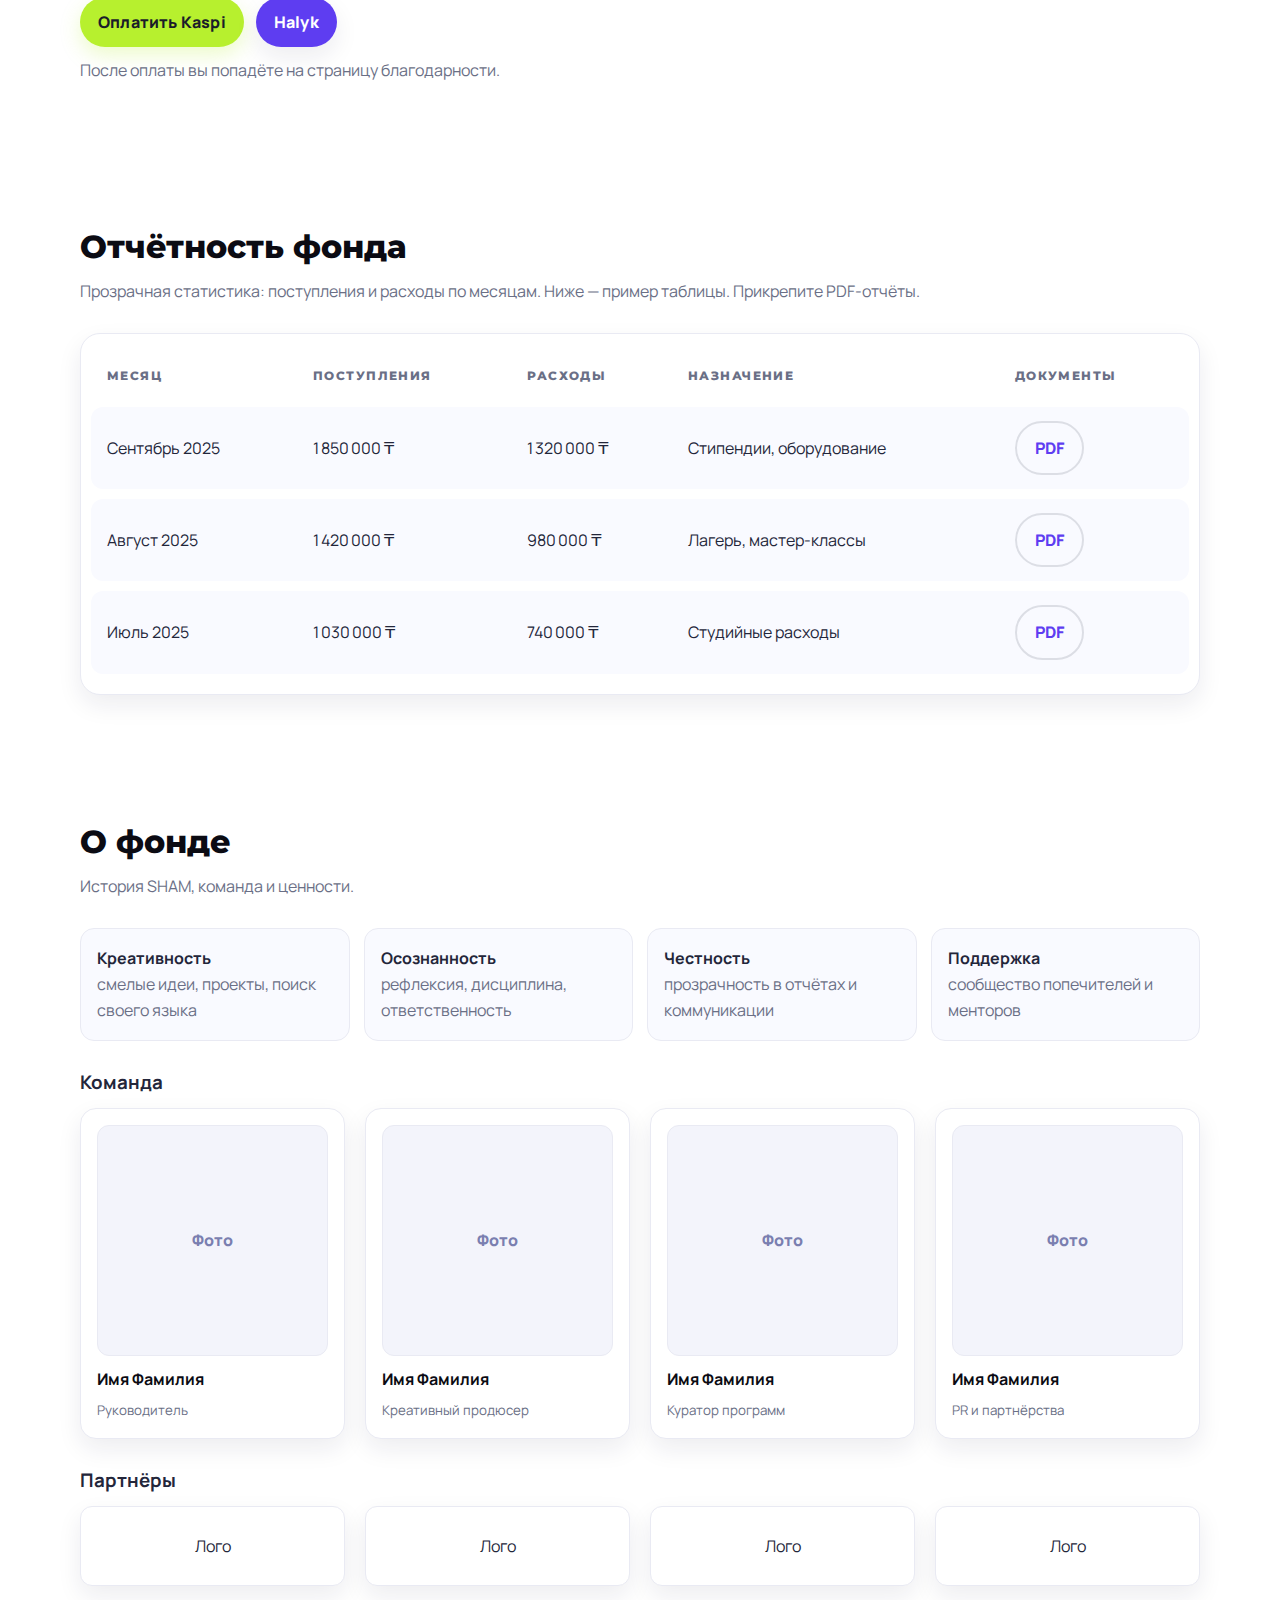
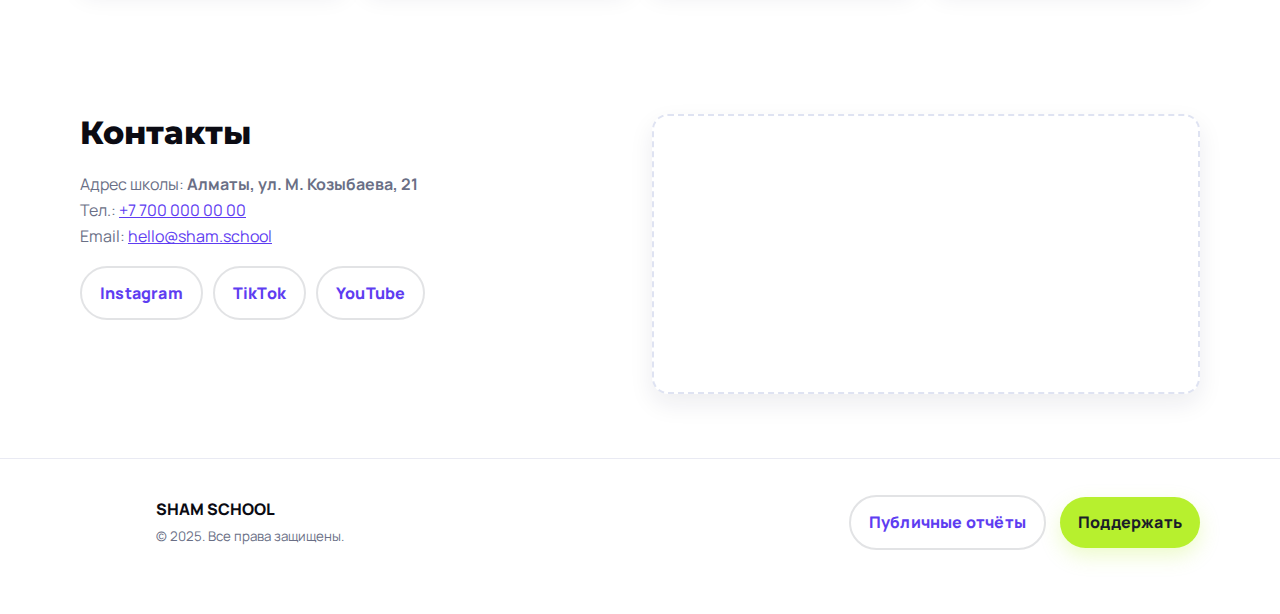
<file: sham.html>
<!DOCTYPE html>
<html lang="ru">
  <head>
    <meta charset="utf-8" />
    <meta name="viewport" content="width=device-width, initial-scale=1" />
    <title>SHAM SCHOOL — Фонд поддержки учеников</title>
    <meta
      name="description"
      content="Официальная страница фонда поддержки учеников творческой школы SHAM SCHOOL: миссия, работы учеников, как стать попечителем, отчёты и контакты."
    />
    <link rel="preconnect" href="https://fonts.googleapis.com" />
    <link rel="preconnect" href="https://fonts.gstatic.com" crossorigin />
    <link
      href="https://fonts.googleapis.com/css2?family=Manrope:wght@300;400;600;700;800&family=Montserrat:wght@400;600;700;800&display=swap"
      rel="stylesheet"
    />
    <style>
      :root {
        /* фирменные цвета */
        --purple: #5e3df1;
        --purple-700: #4c2ee9;
        --purple-900: #3a18aa;
        --lime: #b7f02e; /* чуть мягче, чем в тёмной теме */
        --ink: #0b0b13; /* заголовки */
        --text: #23263a; /* основной текст */
        --muted: #6a6f86; /* вторичный */
        --paper: #ffffff; /* фон страницы */
        --card: #ffffff; /* фон карточек */
        --line: #e9eaf3; /* разделители и бордеры */

        --radius-xl: 20px;
        --radius-lg: 16px;
        --radius-md: 12px;
        --shadow-1: 0 10px 25px rgba(20, 30, 60, 0.08);
        --shadow-2: 0 20px 60px rgba(20, 30, 60, 0.12);
        --maxw: 1160px;
      }

      * {
        box-sizing: border-box;
      }
      html,
      body {
        height: 100%;
      }
      body {
        margin: 0;
        font-family: "Manrope", system-ui, -apple-system, Segoe UI, Roboto,
          Helvetica, Arial;
        color: var(--text);
        background: var(--paper);
        line-height: 1.65;
        -webkit-font-smoothing: antialiased;
        -moz-osx-font-smoothing: grayscale;
      }

      .container {
        max-width: var(--maxw);
        margin-inline: auto;
        padding-inline: 20px;
      }
      .grid {
        display: grid;
        gap: 20px;
      }

      /* ---------- Кнопки ---------- */
      .btn {
        display: inline-block;
        background: var(--purple);
        color: #fff;
        padding: 12px 18px;
        border-radius: 999px;
        font-weight: 800;
        letter-spacing: 0.2px;
        text-decoration: none;
        box-shadow: var(--shadow-1);
        transition: transform 0.15s ease, filter 0.15s ease,
          box-shadow 0.15s ease;
      }
      .btn:hover {
        transform: translateY(-2px);
        filter: brightness(0.98);
        box-shadow: 0 8px 24px rgba(93, 61, 241, 0.25);
      }
      .btn.lime {
        background: var(--lime);
        color: #1b1d29;
        box-shadow: 0 8px 20px rgba(183, 240, 46, 0.25);
      }
      .btn.ghost {
        background: transparent;
        color: var(--purple);
        border: 2px solid var(--line);
        box-shadow: none;
      }
      .btn.ghost:hover {
        border-color: var(--purple);
      }

      .pill {
        display: inline-flex;
        align-items: center;
        gap: 10px;
        padding: 8px 14px;
        border-radius: 999px;
        background: #f3f4fb;
        color: #3a3f59;
        font-weight: 700;
      }
      .muted {
        color: var(--muted);
      }

      .card {
        background: var(--card);
        border: 1px solid var(--line);
        border-radius: var(--radius-xl);
        box-shadow: var(--shadow-1);
      }

      /* ---------- Header ---------- */
      header {
        position: sticky;
        top: 0;
        z-index: 50;
        background: rgba(255, 255, 255, 0.9);
        backdrop-filter: saturate(140%) blur(6px);
        border-bottom: 1px solid var(--line);
      }
      .nav {
        display: flex;
        align-items: center;
        justify-content: space-between;
        gap: 14px;
        height: 76px;
      }
      .brand {
        display: flex;
        align-items: center;
        gap: 10px;
        text-decoration: none;
        color: var(--ink);
        white-space: nowrap;
      }
      .brand-name {
        font: 800 16px/1.1 "Montserrat", sans-serif;
        letter-spacing: 0.4px;
      }

      nav ul {
        display: flex;
        flex-wrap: wrap;
        gap: 14px;
        list-style: none;
        padding: 0;
        margin: 0;
      }
      nav a {
        color: #3a3f59;
        text-decoration: none;
        font-weight: 700;
        opacity: 0.9;
        font-size: 15px;
      }
      nav a:hover {
        opacity: 1;
        color: var(--purple);
      }
      .nav .btn {
        padding: 8px 14px;
      }

      /* Mobile menu */
      #menu {
        display: none;
      }
      .menu-toggle {
        display: none;
      }
      @media (max-width: 950px) {
        nav ul {
          display: none;
        }
        .menu-toggle {
          display: block;
          margin-left: auto;
        }
        .drawer {
          position: fixed;
          inset: 60px 0 0 0;
          width: 100%;
          background: #fff;
          border-top: 1px solid var(--line);
          padding: 20px;
          display: none;
          box-shadow: 0 12px 30px rgba(0, 0, 0, 0.08);
        }
        .drawer a {
          display: block;
          padding: 14px 6px;
          border-bottom: 1px solid var(--line);
          color: #3a3f59;
          font-weight: 700;
        }
        #menu:checked + label + .drawer {
          display: block;
        }
      }

      /* === White header (без изменения разметки) === */
      header {
        position: sticky;
        top: 0;
        z-index: 50;
        background: #ffffff; /* белый фон */
        backdrop-filter: none; /* убрали блюр, чтобы был чисто белый */
        border-bottom: 1px solid rgba(17, 24, 39, 0.08);
      }

      /* бренд и ссылки — тёмные, с фиолетовым ховером */
      .brand {
        color: #0b0b13;
      }
      .brand:visited {
        color: #0b0b13;
      }

      nav a {
        color: #23263a;
        text-decoration: none;
        font-weight: 700;
        opacity: 0.9;
      }
      nav a:hover {
        opacity: 1;
        color: var(--purple); /* уже есть в :root */
      }

      /* компактная кнопка в хедере */
      .nav .btn {
        padding: 8px 14px;
      }

      /* ghost-кнопка под белый фон */
      .btn.ghost {
        background: transparent;
        color: var(--purple);
        border: 2px solid rgba(17, 24, 39, 0.12);
        box-shadow: none;
      }
      .btn.ghost:hover {
        border-color: var(--purple);
      }

      /* мобильный переключатель меню — оставляем как у тебя,
   только приводим кнопку к белому хедеру */
      .menu-toggle {
        margin-left: auto;
      }

      /* навигация прячется на мобиле — как было */
      @media (max-width: 950px) {
        nav {
          display: none;
        }
      }

      /* ---------- Hero ---------- */
      .hero {
        position: relative;
        overflow: hidden;
      }
      .hero .bg {
        position: absolute;
        inset: 0;
        z-index: -1;
        background: radial-gradient(
            900px 600px at 85% -10%,
            rgba(183, 240, 46, 0.18),
            transparent 55%
          ),
          radial-gradient(
            700px 500px at -10% 10%,
            rgba(94, 61, 241, 0.2),
            transparent 60%
          ),
          linear-gradient(180deg, #ffffff, #fafbff);
      }
      .hero .container {
        padding-block: 72px;
      }
      .hero-wrap {
        display: grid;
        grid-template-columns: 1.2fr 0.8fr;
        gap: 40px;
        align-items: center;
      }
      .hero h1 {
        font: 800 44px/1.08 "Montserrat", sans-serif;
        color: var(--ink);
        margin: 0 0 18px;
      }
      .hero p {
        font-size: 18px;
        margin: 0 0 22px;
      }
      .stats {
        display: flex;
        gap: 12px;
        flex-wrap: wrap;
        margin: 20px 0;
      }
      .stat {
        background: #f6f7fe;
        padding: 10px 14px;
        border-radius: 14px;
        font-weight: 800;
        color: #3a3f59;
        border: 1px solid var(--line);
      }
      .phone-mock {
        min-height: 280px;
        border-radius: 28px;
        border: 2px dashed #dfe3f2;
        display: grid;
        place-items: center;
        color: #61678a;
        font-weight: 700;
        background: #fff;
      }
      @media (max-width: 920px) {
        .hero .container {
          padding-block: 56px;
        }
        .hero-wrap {
          grid-template-columns: 1fr;
        }
        .hero h1 {
          font-size: 36px;
        }
      }

      /* ---------- Блок "О школе" (светлая карта) ---------- */
      .about {
        position: relative;
        padding-block: 56px;
      }
      .about-card {
        background: #fff;
        border: 1px solid var(--line);
        border-radius: 18px;
        box-shadow: var(--shadow-1);
        overflow: hidden;
      }
      .about-card::before {
        content: "";
        display: block;
        height: 4px;
        background: linear-gradient(90deg, var(--purple), var(--purple-700));
      }
      .about-wrap {
        display: grid;
        grid-template-columns: 1.1fr 0.9fr;
        gap: 28px;
        padding: 28px;
      }
      .eyebrow {
        font-weight: 800;
        font-size: 12px;
        letter-spacing: 0.14em;
        text-transform: uppercase;
        color: #7e84a3;
        margin-bottom: 8px;
      }
      .about-title {
        font: 800 28px/1.2 "Montserrat", sans-serif;
        color: var(--ink);
        margin: 0 0 10px;
      }
      .about-title span {
        color: var(--purple);
      }
      .about-subtitle {
        margin: 0 0 16px;
        color: var(--text);
        opacity: 0.9;
        font-size: 16px;
        max-width: 560px;
      }
      .about-badges {
        display: flex;
        flex-wrap: wrap;
        gap: 8px;
        list-style: none;
        padding: 0;
        margin: 0 0 16px;
      }
      .about-badges li {
        padding: 8px 12px;
        border-radius: 999px;
        background: #f5f6fd;
        border: 1px solid var(--line);
        font-weight: 700;
        font-size: 14px;
        color: #3a3f59;
      }
      .about-media .photo {
        border-radius: 14px;
        overflow: hidden;
        border: 1px solid var(--line);
        background: #fafbff;
      }
      .about-media img {
        width: 100%;
        height: 100%;
        aspect-ratio: 4/3;
        object-fit: cover;
        display: block;
      }
      @media (max-width: 920px) {
        .about-wrap {
          grid-template-columns: 1fr;
          padding: 22px;
          gap: 20px;
        }
        .about {
          padding-block: 40px;
        }
        .about-title {
          font-size: 24px;
        }
        .about-subtitle {
          font-size: 15px;
        }
      }

      /* ---------- Общие секции ---------- */
      section {
        padding-block: 64px;
      }
      section .title {
        font: 800 32px/1.2 "Montserrat", sans-serif;
        color: var(--ink);
        margin: 0 0 18px;
      }
      .subtitle {
        color: var(--muted);
        margin: -6px 0 28px;
      }

      /* ---------- Works ---------- */
      .filters {
        display: flex;
        gap: 10px;
        flex-wrap: wrap;
        margin-bottom: 18px;
      }
      .filters .pill {
        cursor: pointer;
      }
      .works.grid {
        grid-template-columns: repeat(3, 1fr);
      }
      .work {
        position: relative;
        overflow: hidden;
      }
      .work .thumb {
        aspect-ratio: 16/10;
        background: repeating-linear-gradient(
          45deg,
          #f3f4fb 0 16px,
          #eceffd 16px 32px
        );
        border-radius: 16px;
        display: grid;
        place-items: center;
        color: #7a7fb0;
        font-weight: 800;
        border: 1px solid var(--line);
      }
      .work .meta {
        padding: 10px 4px;
      }
      .work h4 {
        margin: 8px 0 4px;
        font-weight: 800;
        color: var(--ink);
      }
      .work small {
        color: var(--muted);
      }
      @media (max-width: 1024px) {
        .works.grid {
          grid-template-columns: repeat(2, 1fr);
        }
      }
      @media (max-width: 640px) {
        .works.grid {
          grid-template-columns: 1fr;
        }
      }

      /* ---------- Stories ---------- */
      .stories-grid {
        display: grid;
        gap: 18px;
        grid-template-columns: repeat(3, 1fr);
      }
      .story-card {
        padding: 18px;
      }
      .story-thumb {
        margin-bottom: 12px;
        border-radius: 12px;
        aspect-ratio: 16/9;
        display: grid;
        place-items: center;
        color: #7a7fb0;
        border: 1px solid var(--line);
        background: #fafbff;
      }
      @media (max-width: 1024px) {
        .stories-grid {
          grid-template-columns: repeat(2, 1fr);
        }
      }
      @media (max-width: 640px) {
        .stories-grid {
          grid-template-columns: 1fr;
        }
      }

      /* ---------- Donate ---------- */
      .donate-grid {
        display: grid;
        grid-template-columns: 1.2fr 0.8fr;
        gap: 28px;
      }
      .amounts {
        display: grid;
        grid-template-columns: repeat(4, 1fr);
        gap: 12px;
      }
      .amounts label {
        background: #f6f7fe;
        border: 2px solid transparent;
        padding: 14px;
        border-radius: 14px;
        text-align: center;
        font-weight: 800;
        cursor: pointer;
        color: #3a3f59;
      }
      .amounts input {
        display: none;
      }
      .navigation-menu {
        display: flex;
        align-items: center;
      }
      .amounts input:checked + label {
        border-color: var(--purple);
        background: #f1efff;
      }
      .period {
        display: flex;
        gap: 10px;
        margin: 12px 0 6px;
      }
      .period label {
        padding: 10px 14px;
        border-radius: 999px;
        border: 2px solid var(--line);
        cursor: pointer;
        color: #3a3f59;
        font-weight: 700;
      }
      .period input {
        display: none;
      }
      .period input:checked + label {
        border-color: var(--purple);
        background: #f1efff;
      }
      .qr {
        min-height: 240px;
        border-radius: 16px;
        border: 2px dashed #dfe3f2;
        display: grid;
        place-items: center;
        font-weight: 800;
        color: #7a7fb0;
        background: #fff;
      }
      @media (max-width: 920px) {
        .donate-grid {
          grid-template-columns: 1fr;
        }
      }

      /* ---------- Reports ---------- */
      .table-wrap {
        overflow: auto;
      }
      table {
        width: 100%;
        border-collapse: separate;
        border-spacing: 0 10px;
      }
      th,
      td {
        padding: 14px 16px;
        text-align: left;
      }
      thead th {
        font: 800 12px "Montserrat", sans-serif;
        letter-spacing: 0.12em;
        text-transform: uppercase;
        color: #6a6f86;
      }
      tbody tr {
        background: #f9faff;
        border: 1px solid var(--line);
      }
      tbody tr td:first-child {
        border-top-left-radius: 12px;
        border-bottom-left-radius: 12px;
      }
      tbody tr td:last-child {
        border-top-right-radius: 12px;
        border-bottom-right-radius: 12px;
      }

      /* ---------- About ---------- */
      .values {
        display: grid;
        grid-template-columns: repeat(4, 1fr);
        gap: 14px;
      }
      .value {
        padding: 16px;
        background: #f9faff;
        border: 1px solid var(--line);
        border-radius: 14px;
      }
      .team.grid {
        grid-template-columns: repeat(4, 1fr);
      }
      .person {
        padding: 16px;
        background: #fff;
        border: 1px solid var(--line);
        border-radius: 16px;
        box-shadow: var(--shadow-1);
      }
      .avatar {
        aspect-ratio: 1/1;
        border-radius: 12px;
        background: #f3f4fb;
        display: grid;
        place-items: center;
        font-weight: 800;
        color: #7a7fb0;
        border: 1px solid var(--line);
      }
      .person h4 {
        margin: 10px 0 4px;
        color: var(--ink);
      }
      @media (max-width: 1024px) {
        .values {
          grid-template-columns: repeat(2, 1fr);
        }
        .team.grid {
          grid-template-columns: repeat(2, 1fr);
        }
      }
      @media (max-width: 560px) {
        .values {
          grid-template-columns: 1fr;
        }
        .team.grid {
          grid-template-columns: 1fr;
        }
      }

      /* ---------- Contacts ---------- */
      .contacts {
        display: grid;
        grid-template-columns: 1fr 1fr;
        gap: 24px;
      }
      .map {
        min-height: 280px;
        border-radius: 16px;
        border: 2px dashed #dfe3f2;
        display: grid;
        place-items: center;
        font-weight: 800;
        color: #7a7fb0;
        background: #fff;
      }
      @media (max-width: 920px) {
        .contacts {
          grid-template-columns: 1fr;
        }
      }

      /* ---------- Footer ---------- */
      footer {
        padding: 36px 0 64px;
        border-top: 1px solid var(--line);
        color: #6a6f86;
        background: #fff;
      }
      .foot {
        display: flex;
        gap: 24px;
        align-items: center;
        justify-content: space-between;
        flex-wrap: wrap;
      }
    </style>
  </head>
  <body>
    <!-- Header -->
    <header>
      <div class="container nav">
        <a href="#top" class="brand" aria-label="SHAM SCHOOL">
          <img width="160px" src="sham_purp.png" />
        </a>
        <label
          for="menu"
          class="menu-toggle btn ghost"
          style="padding: 6px 12px"
        >
          Меню
        </label>
        <nav>
          <ul class="navigation-menu">
            <li><a href="#works">Работы учеников</a></li>
            <li><a href="#patron">Стать попечителем</a></li>
            <li><a href="#reports">Отчётность</a></li>
            <li><a href="#about">О фонде</a></li>
            <li><a href="#contacts">Контакты</a></li>
            <li><a class="btn" href="#patron">Поддержать</a></li>
          </ul>
        </nav>
      </div>
    </header>

    <!-- Hero -->
    <section class="hero" id="top" aria-label="Вступление">
      <div class="bg" aria-hidden="true"></div>
      <div class="container hero-wrap">
        <div>
          <div class="pill">
            Мы создаём школу, где талант становится будущим
          </div>
          <h1>
            Фонд поддержки учеников
            <span style="color: var(--purple)">SHAM SCHOOL</span>
          </h1>
          <p class="muted">
            Соединяем <b>искусство, технологии и образование</b>. Наша миссия —
            чтобы каждый талантливый ребёнок мог учиться бесплатно и реализовать
            свой потенциал.
          </p>
          <div class="stats">
            <div class="stat">🎓 <b>40</b> учеников на грантах</div>
            <div class="stat">🤝 <b>50</b> попечителей</div>
          </div>
          <div style="display: flex; gap: 12px; flex-wrap: wrap">
            <a class="btn lime" href="#patron">Стать попечителем</a>
            <a class="btn ghost" href="#works">Смотреть работы учеников</a>
          </div>
        </div>
        <div>
          <div class="phone-mock card">Место для обложки / видео</div>
        </div>
      </div>
    </section>

    <!-- About School -->
    <section class="about" id="about">
      <div class="container">
        <div class="about-card">
          <div class="about-wrap">
            <div class="about-text">
              <div class="eyebrow">О школе</div>
              <h2 class="about-title">SHAM <span>School</span></h2>
              <p class="about-subtitle">
                Школа, где <b>искусство</b> и <b>технологии</b> встречаются в
                образовании. Помогаем детям создавать фильмы, музыку,
                арт‑проекты и приложения — с менторством и поддержкой
                сообщества.
              </p>
              <ul class="about-badges">
                <li>🎬 Креативность</li>
                <li>💻 Технологии</li>
                <li>🤝 Сообщество</li>
              </ul>
              <a href="#works" class="btn ghost">Смотреть работы</a>
            </div>
            <div class="about-media">
              <div class="photo">
                <img src="/raiym.png" alt="Ученики SHAM SCHOOL за проектом" />
              </div>
            </div>
          </div>
        </div>
      </div>
    </section>

    <!-- Works -->
    <section id="works" aria-labelledby="works-title">
      <div class="container">
        <h2 class="title" id="works-title">Работы учеников</h2>
        <p class="subtitle">
          Фильмы, музыка, арт, IT и дизайн. Здесь собраны свежие проекты.
          (Картинки оставлены пустыми — добавьте свои миниатюры).
        </p>

        <div class="filters">
          <span class="pill">Все</span>
          <span class="pill">Кино</span>
          <span class="pill">Арт</span>
          <span class="pill">Музыка</span>
          <span class="pill">IT</span>
          <span class="pill">Дизайн</span>
        </div>

        <div class="works grid">
          <article class="work card">
            <div class="thumb">Thumbnail / 1280×800</div>
            <div class="meta">
              <h4>Короткий метр «Свет внутри»</h4>
              <small>Автор: Алия • Куратор: Асем • 2025</small>
            </div>
          </article>
          <article class="work card">
            <div class="thumb">Thumbnail</div>
            <div class="meta">
              <h4>Музыкальный трек «Horizons»</h4>
              <small>Автор: Тимур • Куратор: Арман • 2025</small>
            </div>
          </article>
          <article class="work card">
            <div class="thumb">Thumbnail</div>
            <div class="meta">
              <h4>AR‑постер «Город идей»</h4>
              <small>Автор: Диана • Куратор: Алекс • 2025</small>
            </div>
          </article>
          <article class="work card">
            <div class="thumb">Thumbnail</div>
            <div class="meta">
              <h4>Приложение «Study Focus»</h4>
              <small>Автор: Дастан • Куратор: Нурлан • 2025</small>
            </div>
          </article>
          <article class="work card">
            <div class="thumb">Thumbnail</div>
            <div class="meta">
              <h4>Фото‑серия «Линии города»</h4>
              <small>Автор: Айгерим • Куратор: Аружан • 2025</small>
            </div>
          </article>
          <article class="work card">
            <div class="thumb">Thumbnail</div>
            <div class="meta">
              <h4>Motion‑дизайн «Dream Loop»</h4>
              <small>Автор: Руслан • Куратор: Ринат • 2025</small>
            </div>
          </article>
        </div>

        <div style="margin-top: 18px">
          <a class="btn ghost" href="#">Смотреть все проекты →</a>
        </div>
      </div>
    </section>

    <!-- Stories -->
    <section>
      <div class="container">
        <h2 class="title">Истории учеников</h2>
        <div class="stories-grid">
          <article class="card story-card">
            <div class="story-thumb">Фото</div>
            <h4>Алия: от идеи к фестивалю</h4>
            <p class="muted">
              Сняла первый короткий метр и попала в шорт‑лист юношеского
              фестиваля. Благодарит попечителей за возможность учиться
              бесплатно.
            </p>
          </article>
          <article class="card story-card">
            <div class="story-thumb">Фото</div>
            <h4>Расул: музыка и команда</h4>
            <p class="muted">
              Собрал музыкальный коллектив, записал дебютный трек в школьной
              студии и выступил на городском мероприятии.
            </p>
          </article>
          <article class="card story-card">
            <div class="story-thumb">Фото</div>
            <h4>Диана: первый IT‑проект</h4>
            <p class="muted">
              Разработала AR‑постер и презентовала на школьном демо‑дне. Хочет
              стать продукт‑дизайнером.
            </p>
          </article>
        </div>
      </div>
    </section>

    <!-- Patron / Donate -->
    <section id="patron" aria-labelledby="patron-title">
      <div class="container donate-grid">
        <div>
          <h2 class="title" id="patron-title">Стать попечителем</h2>
          <p class="subtitle">
            Вы помогаете детям учиться бесплатно и развивать талант. Выберите
            сумму и периодичность пожертвования.
          </p>
          <div class="period">
            <input type="radio" id="once" name="period" checked />
            <label for="once">Разово</label>
            <input type="radio" id="monthly" name="period" />
            <label for="monthly">Ежемесячно</label>
          </div>
          <div class="amounts" style="margin: 12px 0 18px">
            <input type="radio" id="a5" name="amount" checked />
            <label for="a5">5 000 ₸</label>
            <input type="radio" id="a10" name="amount" />
            <label for="a10">10 000 ₸</label>
            <input type="radio" id="a20" name="amount" />
            <label for="a20">20 000 ₸</label>
            <input type="radio" id="aX" name="amount" />
            <label for="aX">Другая сумма</label>
          </div>
          <div style="display: flex; gap: 12px; flex-wrap: wrap">
            <a class="btn lime" href="#">Оплатить Kaspi</a>
            <a class="btn" href="#">Halyk</a>
          </div>
          <p class="muted" style="margin-top: 10px">
            После оплаты вы попадёте на страницу благодарности.
          </p>
        </div>
        <aside>
          <div class="qr card">QR для оплаты / касса</div>
        </aside>
      </div>
    </section>

    <!-- Reports -->
    <section id="reports" aria-labelledby="reports-title">
      <div class="container">
        <h2 class="title" id="reports-title">Отчётность фонда</h2>
        <p class="subtitle">
          Прозрачная статистика: поступления и расходы по месяцам. Ниже — пример
          таблицы. Прикрепите PDF‑отчёты.
        </p>
        <div class="table-wrap card" style="padding: 10px">
          <table aria-label="Таблица отчётов">
            <thead>
              <tr>
                <th>Месяц</th>
                <th>Поступления</th>
                <th>Расходы</th>
                <th>Назначение</th>
                <th>Документы</th>
              </tr>
            </thead>
            <tbody>
              <tr>
                <td>Сентябрь 2025</td>
                <td>1 850 000 ₸</td>
                <td>1 320 000 ₸</td>
                <td>Стипендии, оборудование</td>
                <td><a class="btn ghost" href="#">PDF</a></td>
              </tr>
              <tr>
                <td>Август 2025</td>
                <td>1 420 000 ₸</td>
                <td>980 000 ₸</td>
                <td>Лагерь, мастер‑классы</td>
                <td><a class="btn ghost" href="#">PDF</a></td>
              </tr>
              <tr>
                <td>Июль 2025</td>
                <td>1 030 000 ₸</td>
                <td>740 000 ₸</td>
                <td>Студийные расходы</td>
                <td><a class="btn ghost" href="#">PDF</a></td>
              </tr>
            </tbody>
          </table>
        </div>
      </div>
    </section>

    <!-- About (values, team, partners) -->
    <section id="about" aria-labelledby="about-title">
      <div class="container">
        <h2 class="title" id="about-title">О фонде</h2>
        <p class="subtitle">История SHAM, команда и ценности.</p>
        <div class="values">
          <div class="value">
            <b>Креативность</b><br /><span class="muted"
              >смелые идеи, проекты, поиск своего языка</span
            >
          </div>
          <div class="value">
            <b>Осознанность</b><br /><span class="muted"
              >рефлексия, дисциплина, ответственность</span
            >
          </div>
          <div class="value">
            <b>Честность</b><br /><span class="muted"
              >прозрачность в отчётах и коммуникации</span
            >
          </div>
          <div class="value">
            <b>Поддержка</b><br /><span class="muted"
              >сообщество попечителей и менторов</span
            >
          </div>
        </div>

        <h3 style="margin: 26px 0 10px">Команда</h3>
        <div class="team grid">
          <div class="person">
            <div class="avatar">Фото</div>
            <h4>Имя Фамилия</h4>
            <small class="muted">Руководитель</small>
          </div>
          <div class="person">
            <div class="avatar">Фото</div>
            <h4>Имя Фамилия</h4>
            <small class="muted">Креативный продюсер</small>
          </div>
          <div class="person">
            <div class="avatar">Фото</div>
            <h4>Имя Фамилия</h4>
            <small class="muted">Куратор программ</small>
          </div>
          <div class="person">
            <div class="avatar">Фото</div>
            <h4>Имя Фамилия</h4>
            <small class="muted">PR и партнёрства</small>
          </div>
        </div>

        <h3 style="margin: 26px 0 10px">Партнёры</h3>
        <div class="grid" style="grid-template-columns: repeat(4, 1fr)">
          <div
            class="card"
            style="
              height: 80px;
              border-radius: 12px;
              display: grid;
              place-items: center;
            "
          >
            Лого
          </div>
          <div
            class="card"
            style="
              height: 80px;
              border-radius: 12px;
              display: grid;
              place-items: center;
            "
          >
            Лого
          </div>
          <div
            class="card"
            style="
              height: 80px;
              border-radius: 12px;
              display: grid;
              place-items: center;
            "
          >
            Лого
          </div>
          <div
            class="card"
            style="
              height: 80px;
              border-radius: 12px;
              display: grid;
              place-items: center;
            "
          >
            Лого
          </div>
        </div>
      </div>
    </section>

    <!-- Contacts -->
    <section id="contacts" aria-labelledby="contacts-title">
      <div class="container contacts">
        <div>
          <h2 class="title" id="contacts-title">Контакты</h2>
          <p class="muted">
            Адрес школы: <b>Алматы, ул. М. Козыбаева, 21</b><br />
            Тел.:
            <a style="color: var(--purple)" href="tel:+77000000000"
              >+7 700 000 00 00</a
            ><br />
            Email:
            <a style="color: var(--purple)" href="mailto:hello@sham.school"
              >hello@sham.school</a
            >
          </p>
          <div
            style="display: flex; gap: 10px; flex-wrap: wrap; margin-top: 6px"
          >
            <a class="btn ghost" href="#">Instagram</a>
            <a class="btn ghost" href="#">TikTok</a>
            <a class="btn ghost" href="#">YouTube</a>
          </div>
        </div>
        <div class="map card">
          <iframe
            src="https://widgets.2gis.com/widget?type=firm&id=70000001091607667&view=map"
            width="100%"
            height="100%"
            frameborder="0"
            style="border: 0; border-radius: 16px"
            allowfullscreen
          ></iframe>
        </div>
      </div>
    </section>

    <!-- Footer -->
    <footer>
      <div class="container foot">
        <div style="display: flex; align-items: center; gap: 12px">
          <img width="64" src="./Group 1.svg" alt="Лого SHAM" />
          <div>
            <div style="font-weight: 800; color: var(--ink)">SHAM SCHOOL</div>
            <small class="muted">© 2025. Все права защищены.</small>
          </div>
        </div>
        <div style="display: flex; gap: 14px; align-items: center">
          <a class="btn ghost" href="#reports">Публичные отчёты</a>
          <a class="btn lime" href="#patron">Поддержать</a>
        </div>
      </div>
    </footer>
  </body>
</html>
</file>
